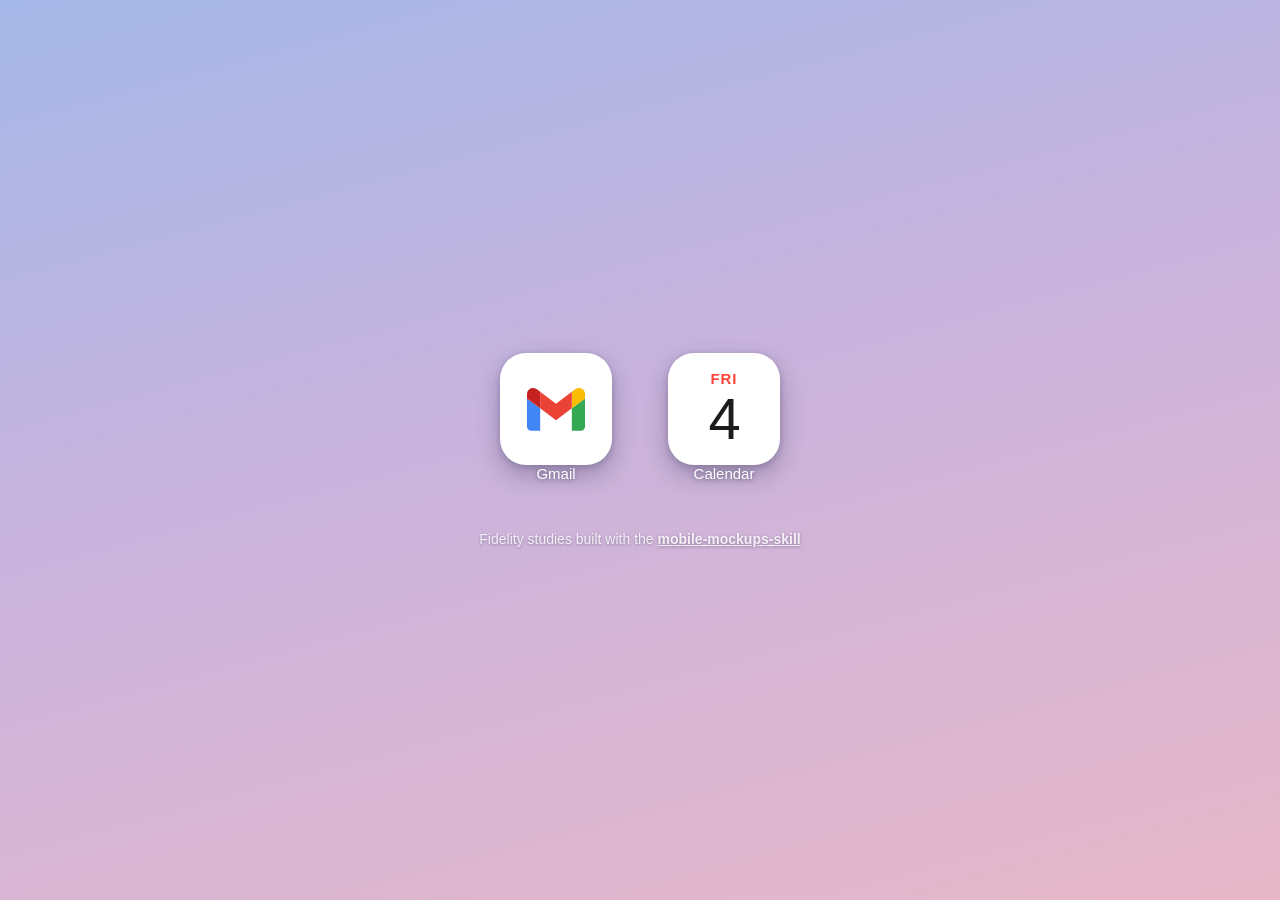
<file: mobile-mockups-skill-examples/index.html>
<!doctype html>
<html lang="en">
  <head>
    <meta charset="UTF-8" />
    <meta name="viewport" content="width=device-width, initial-scale=1.0" />
    <title>Mobile Mockups — worked examples</title>
    <style>
      * {
        margin: 0;
        padding: 0;
        box-sizing: border-box;
      }
      html,
      body {
        height: 100%;
      }
      body {
        font-family: -apple-system, BlinkMacSystemFont, "SF Pro Text",
          "Helvetica Neue", Arial, sans-serif;
        display: grid;
        place-items: center;
        background: linear-gradient(165deg, #a5b8e8 0%, #c9b3dd 45%, #e8b8c8 100%);
      }
      @media (prefers-color-scheme: dark) {
        body {
          background: linear-gradient(165deg, #1b2440 0%, #2e2247 45%, #40233a 100%);
        }
      }
      main {
        text-align: center;
      }
      .apps {
        display: flex;
        justify-content: center;
        gap: 56px;
      }
      .app {
        display: block;
        width: 112px;
        text-decoration: none;
        -webkit-tap-highlight-color: transparent;
      }
      .icon {
        width: 112px;
        height: 112px;
        margin: 0 auto;
        background: #fff;
        border-radius: 26px; /* ~iOS squircle radius at this size */
        box-shadow:
          0 10px 24px rgba(20, 24, 60, 0.28),
          0 2px 6px rgba(20, 24, 60, 0.18);
        display: flex;
        align-items: center;
        justify-content: center;
        transition: transform 0.15s ease;
      }
      .app:hover .icon,
      .app:focus-visible .icon {
        transform: scale(1.07);
      }
      .app:active .icon {
        transform: scale(0.96);
      }
      .label {
        margin-top: 10px;
        font-size: 15px;
        font-weight: 500;
        color: #fff;
        text-shadow: 0 1px 4px rgba(20, 24, 60, 0.45);
      }
      /* Calendar icon face: weekday over a large light date, like iOS */
      .cal {
        text-align: center;
        line-height: 1;
      }
      .cal .weekday {
        display: block;
        font-size: 15px;
        font-weight: 600;
        letter-spacing: 0.06em;
        text-transform: uppercase;
        color: #ff453a;
        margin-bottom: 4px;
      }
      .cal .day {
        display: block;
        font-size: 58px;
        font-weight: 300;
        letter-spacing: -0.02em;
        color: #1c1c1e;
      }
      .caption {
        margin-top: 48px;
        font-size: 14px;
        color: rgba(255, 255, 255, 0.85);
        text-shadow: 0 1px 3px rgba(20, 24, 60, 0.35);
      }
      .caption a {
        color: inherit;
        font-weight: 600;
      }
    </style>
  </head>
  <body>
    <main>
      <div class="apps">
        <a class="app" href="gmail/" aria-label="Open the Gmail fidelity study">
          <span class="icon">
            <svg width="58" height="58" viewBox="0 0 24 24" aria-hidden="true">
              <path fill="#4285f4" d="M1.636 21h3.819V11.73L0 7.636v11.727C0 20.267.732 21 1.636 21z" />
              <path fill="#34a853" d="M18.545 21h3.819c.904 0 1.636-.733 1.636-1.637V7.636l-5.455 4.094z" />
              <path fill="#fbbc04" d="M18.545 4.91v6.82L24 7.635V5.727c0-2.023-2.309-3.178-3.927-1.964z" />
              <path fill="#ea4335" d="M5.455 11.73V4.91L12 9.82l6.545-4.91v6.82L12 16.64z" />
              <path fill="#c5221f" d="M0 5.727v1.91l5.455 4.093V4.91L3.927 3.763C2.309 2.55 0 3.704 0 5.727z" />
            </svg>
          </span>
          <span class="label">Gmail</span>
        </a>
        <a class="app" href="ios-calendar/" aria-label="Open the iOS Calendar fidelity study">
          <span class="icon">
            <span class="cal">
              <span class="weekday" id="cal-weekday">Wed</span>
              <span class="day" id="cal-day">23</span>
            </span>
          </span>
          <span class="label">Calendar</span>
        </a>
      </div>
      <p class="caption">
        Fidelity studies built with the
        <a href="https://github.com/euzharkov/mobile-mockups-skill">mobile-mockups-skill</a>
      </p>
    </main>
    <script>
      // Like the real iOS Calendar icon, show today's date.
      const now = new Date();
      document.getElementById("cal-weekday").textContent = now.toLocaleDateString(
        "en-US",
        { weekday: "short" },
      );
      document.getElementById("cal-day").textContent = now.getDate();
    </script>
  </body>
</html>
</file>
